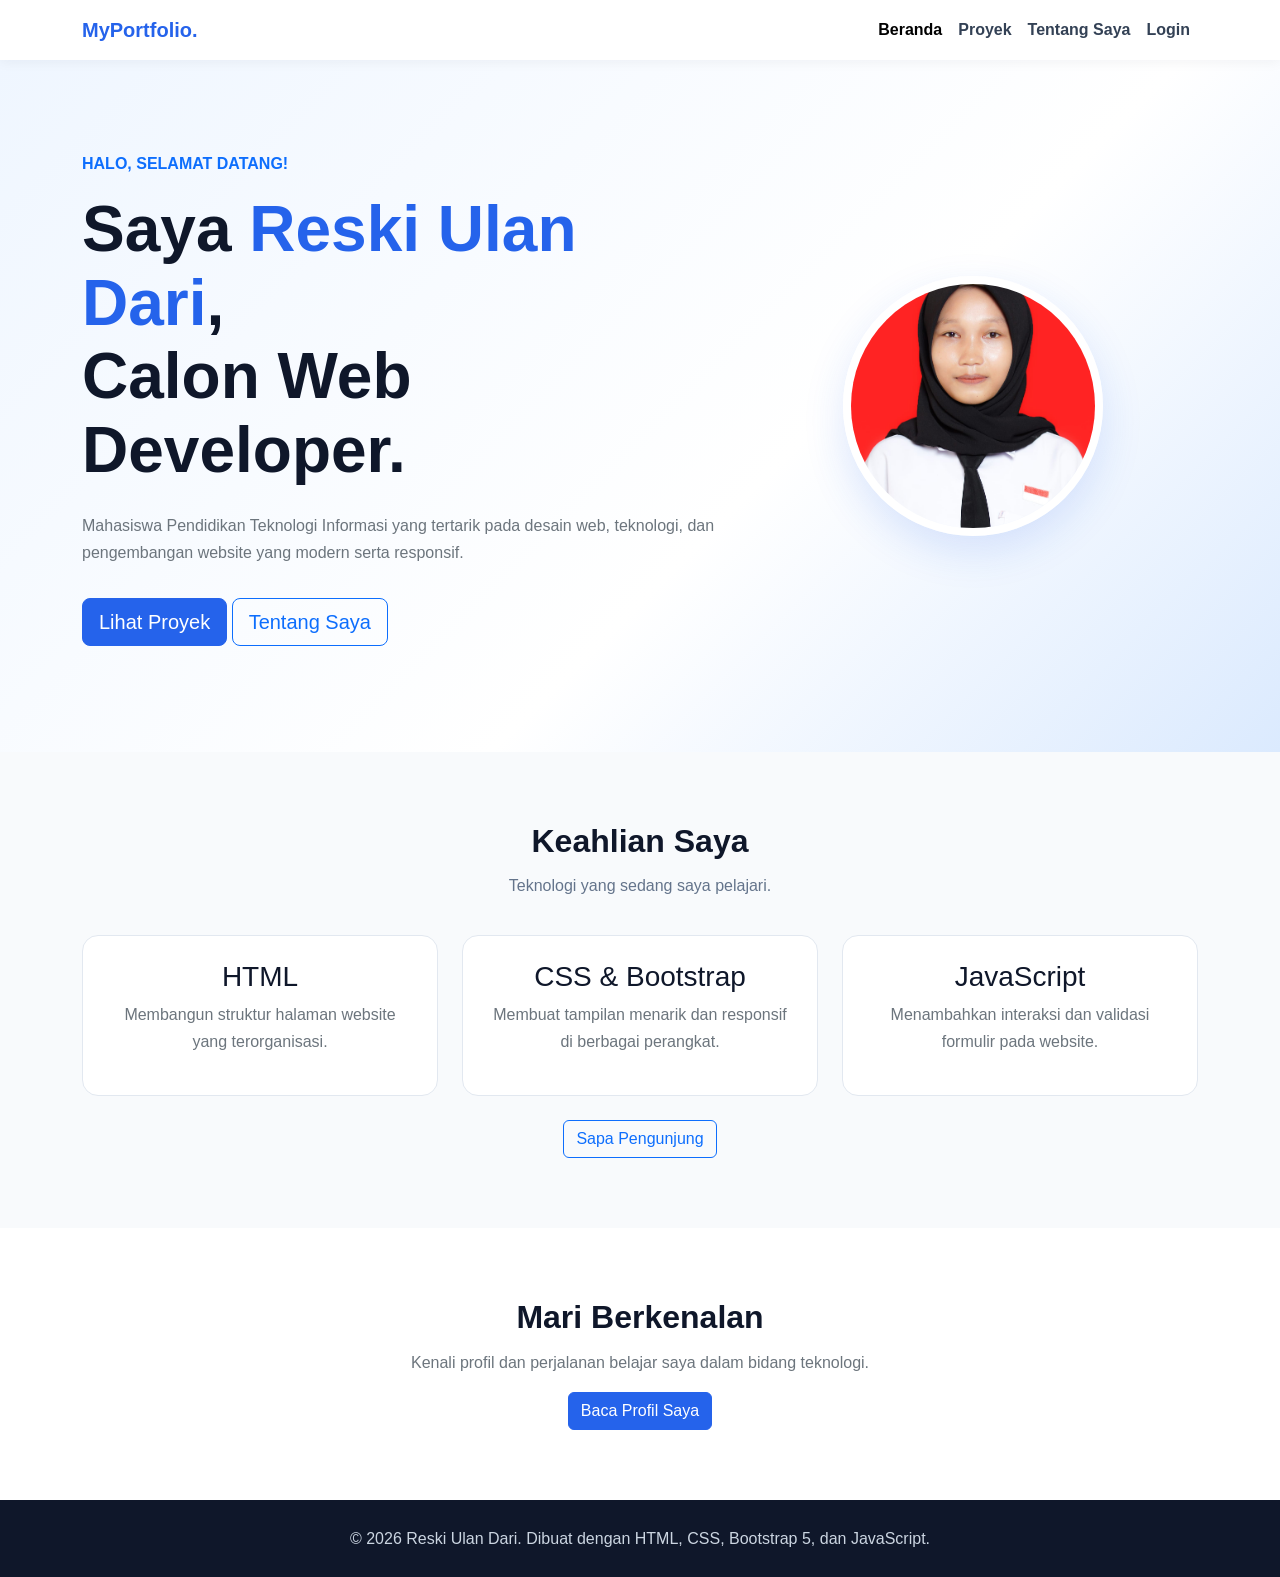
<file: Index.html>
<!DOCTYPE html>
<html lang="id">
<head>
  <meta charset="UTF-8">
  <meta name="viewport" content="width=device-width, initial-scale=1">
  <title>Beranda | Portofolio Pribadi</title>
  <link href="https://cdn.jsdelivr.net/npm/bootstrap@5.3.3/dist/css/bootstrap.min.css" rel="stylesheet">
  <link rel="stylesheet" href="Style/Style.css">
</head>
<body>

<nav class="navbar navbar-expand-lg sticky-top">
  <div class="container">
    <a class="navbar-brand" href="Index.html">MyPortfolio.</a>
    <button class="navbar-toggler" data-bs-toggle="collapse" data-bs-target="#menu" aria-label="Buka navigasi">
      <span class="navbar-toggler-icon"></span>
    </button>
    <div class="collapse navbar-collapse" id="menu">
      <ul class="navbar-nav ms-auto">
        <li class="nav-item"><a class="nav-link active" href="Index.html">Beranda</a></li>
        <li class="nav-item"><a class="nav-link" href="Portofolio.html">Proyek</a></li>
        <li class="nav-item"><a class="nav-link" href="About.html">Tentang Saya</a></li>
        <li class="nav-item"><a class="nav-link" href="Login.html">Login</a></li>
      </ul>
    </div>
  </div>
</nav>

<header class="hero">
  <div class="container">
    <div class="row align-items-center">
      <div class="col-md-7">
        <p class="text-primary fw-bold">HALO, SELAMAT DATANG!</p>
        <h1>Saya <span>Reski Ulan Dari</span>,<br>Calon Web Developer.</h1>
        <p class="text-secondary mt-4">
          Mahasiswa Pendidikan Teknologi Informasi yang tertarik
          pada desain web, teknologi, dan pengembangan website
          yang modern serta responsif.
        </p>
        <a href="Portofolio.html" class="btn btn-primary btn-lg mt-3">Lihat Proyek</a>
        <a href="About.html" class="btn btn-outline-primary btn-lg mt-3">Tentang Saya</a>
        <div id="greetMessage" class="text-primary mt-3" aria-live="polite"></div>
      </div>
      <div class="col-md-5 text-center">
        <img
          src="Reski.jpeg"
          class="profile-img"
          alt="Foto profil pemilik portofolio">
      </div>
    </div>
  </div>
</header>

<section class="section">
  <div class="container">
    <div class="text-center">
      <h2 class="section-title">Keahlian Saya</h2>
      <p class="section-subtitle">Teknologi yang sedang saya pelajari.</p>
    </div>
    <div class="row g-4">
      <div class="col-md-4">
        <div class="custom-card text-center">
          <h3>HTML</h3>
          <p class="text-secondary">Membangun struktur halaman website yang terorganisasi.</p>
        </div>
      </div>
      <div class="col-md-4">
        <div class="custom-card text-center">
          <h3>CSS & Bootstrap</h3>
          <p class="text-secondary">Membuat tampilan menarik dan responsif di berbagai perangkat.</p>
        </div>
      </div>
      <div class="col-md-4">
        <div class="custom-card text-center">
          <h3>JavaScript</h3>
          <p class="text-secondary">Menambahkan interaksi dan validasi formulir pada website.</p>
        </div>
      </div>
    </div>
    <div class="text-center mt-4">
      <button id="greetButton" class="btn btn-outline-primary">Sapa Pengunjung</button>
    </div>
  </div>
</section>

<section class="section bg-white">
  <div class="container text-center">
    <h2 class="section-title">Mari Berkenalan</h2>
    <p class="text-secondary">Kenali profil dan perjalanan belajar saya dalam bidang teknologi.</p>
    <a href="About.html" class="btn btn-primary">Baca Profil Saya</a>
  </div>
</section>

<footer>
  <div class="container">
    <p>&copy; <span class="current-year"></span> Reski Ulan Dari. Dibuat dengan HTML, CSS, Bootstrap 5, dan JavaScript.</p>
  </div>
</footer>

<script src="https://cdn.jsdelivr.net/npm/bootstrap@5.3.3/dist/js/bootstrap.bundle.min.js"></script>
<script src="Sript.js/Script.js"></script>
</body>
</html>
</file>
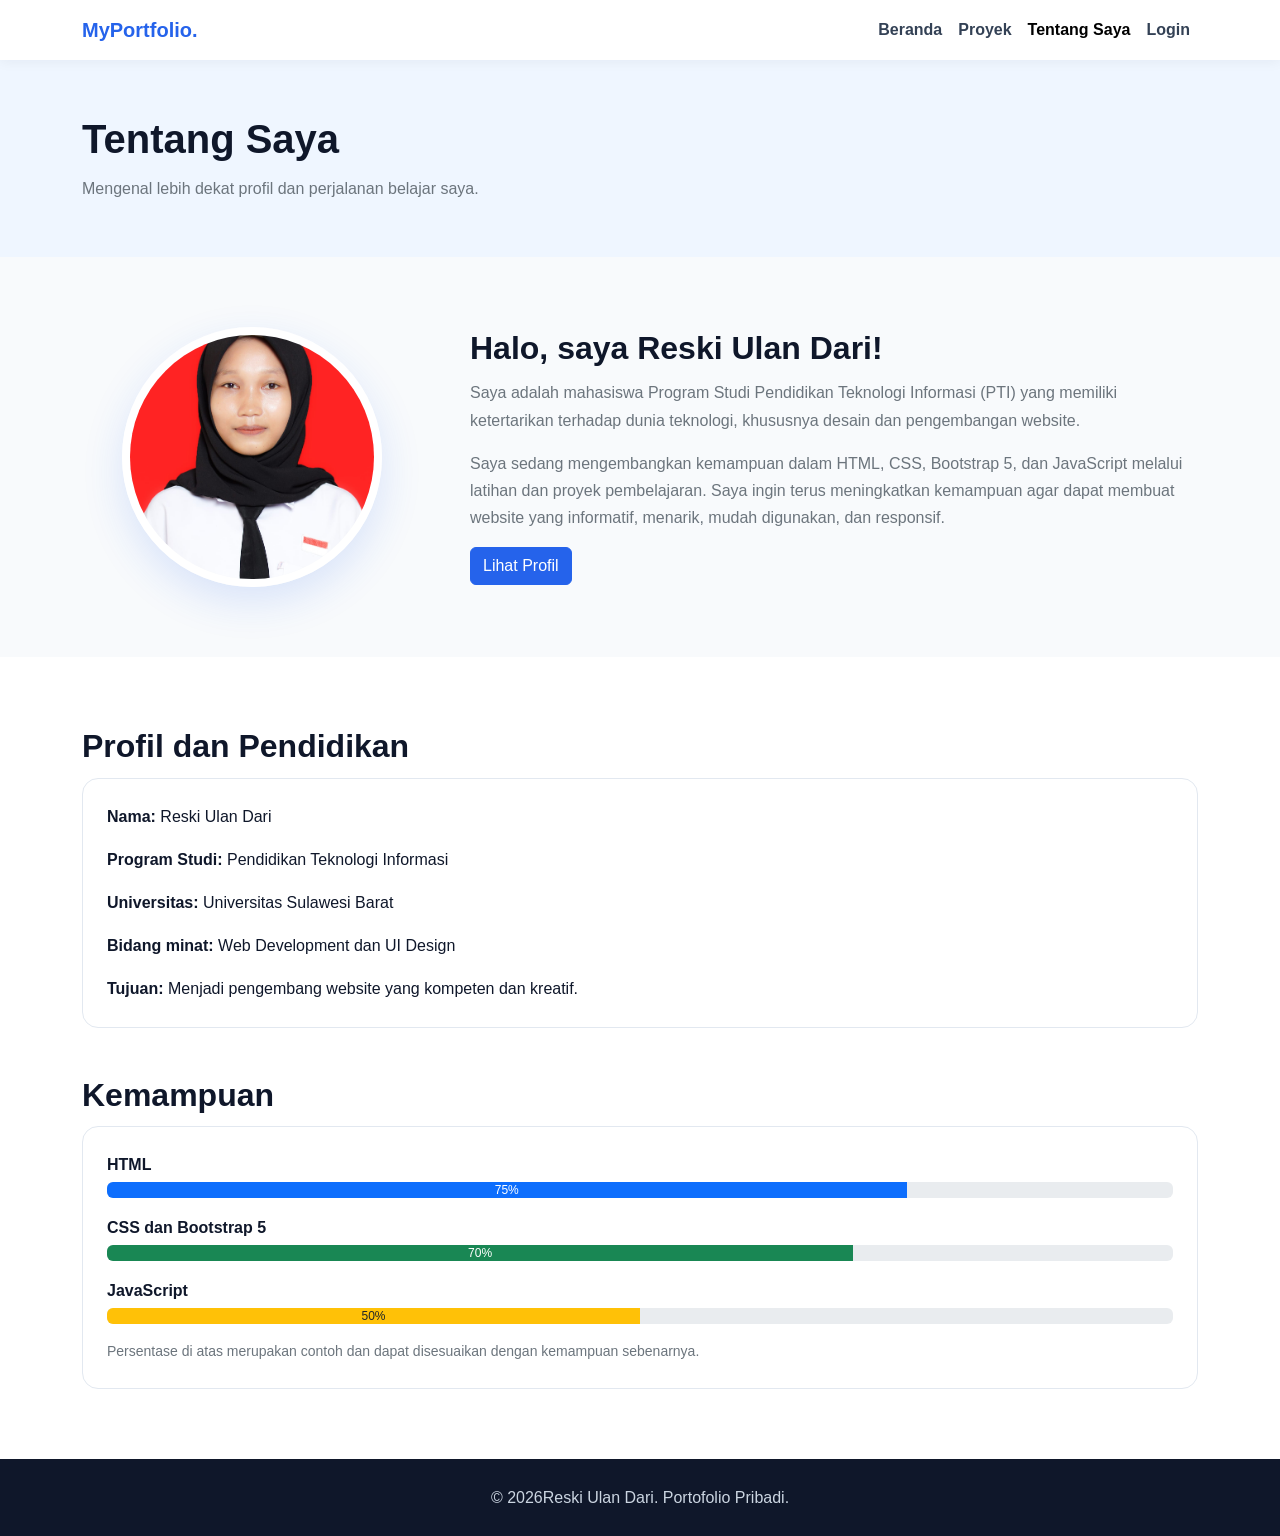
<file: About.html>
<!DOCTYPE html>
<html lang="id">
<head>
  <meta charset="UTF-8">
  <meta name="viewport" content="width=device-width, initial-scale=1">
  <title>Tentang Saya | Portofolio Pribadi</title>
  <link href="https://cdn.jsdelivr.net/npm/bootstrap@5.3.3/dist/css/bootstrap.min.css" rel="stylesheet">
  <link rel="stylesheet" href="Style/Style.css">
</head>
<body>

<nav class="navbar navbar-expand-lg sticky-top">
  <div class="container">
    <a class="navbar-brand" href="Index.html">MyPortfolio.</a>
    <button class="navbar-toggler" data-bs-toggle="collapse" data-bs-target="#menu" aria-label="Buka navigasi">
      <span class="navbar-toggler-icon"></span>
    </button>
    <div class="collapse navbar-collapse" id="menu">
      <ul class="navbar-nav ms-auto">
        <li class="nav-item"><a class="nav-link" href="Index.html">Beranda</a></li>
        <li class="nav-item"><a class="nav-link" href="Portofolio.html">Proyek</a></li>
        <li class="nav-item"><a class="nav-link active" href="About.html">Tentang Saya</a></li>
        <li class="nav-item"><a class="nav-link" href="Login.html">Login</a></li>
      </ul>
    </div>
  </div>
</nav>

<header class="page-header">
  <div class="container">
    <h1 class="section-title">Tentang Saya</h1>
    <p class="text-secondary mb-0">Mengenal lebih dekat profil dan perjalanan belajar saya.</p>
  </div>
</header>

<section class="section">
  <div class="container">
    <div class="row align-items-center g-5">
      <div class="col-md-4 text-center">
        <img src="Reski.jpeg"
             class="profile-img" alt="Foto profil saya">
      </div>
      <div class="col-md-8">
        <h2 class="section-title">Halo, saya Reski Ulan Dari!</h2>
        <p class="text-secondary">
          Saya adalah mahasiswa Program Studi Pendidikan Teknologi
          Informasi (PTI) yang memiliki ketertarikan terhadap dunia
          teknologi, khususnya desain dan pengembangan website.
        </p>
        <p class="text-secondary">
          Saya sedang mengembangkan kemampuan dalam HTML, CSS,
          Bootstrap 5, dan JavaScript melalui latihan dan proyek
          pembelajaran. Saya ingin terus meningkatkan kemampuan
          agar dapat membuat website yang informatif, menarik,
          mudah digunakan, dan responsif.
        </p>
        <a href="Portofolio.html" class="btn btn-primary">Lihat Profil</a>
      </div>
    </div>
  </div>
</section>

<section class="section bg-white">
  <div class="container">
    <h2 class="section-title">Profil dan Pendidikan</h2>
    <div class="custom-card">
      <p><strong>Nama:</strong> Reski Ulan Dari</p>
      <p><strong>Program Studi:</strong> Pendidikan Teknologi Informasi</p>
      <p><strong>Universitas:</strong> Universitas Sulawesi Barat</p>
      <p><strong>Bidang minat:</strong> Web Development dan UI Design</p>
      <p class="mb-0"><strong>Tujuan:</strong> Menjadi pengembang website yang kompeten dan kreatif.</p>
    </div>

    <h2 class="section-title mt-5">Kemampuan</h2>
    <div class="custom-card">
      <p class="fw-bold mb-1">HTML</p>
      <div class="progress mb-3" role="progressbar" aria-label="Kemampuan HTML" aria-valuenow="75" aria-valuemin="0" aria-valuemax="100">
        <div class="progress-bar" style="width: 75%">75%</div>
      </div>

      <p class="fw-bold mb-1">CSS dan Bootstrap 5</p>
      <div class="progress mb-3" role="progressbar" aria-label="Kemampuan CSS dan Bootstrap" aria-valuenow="70" aria-valuemin="0" aria-valuemax="100">
        <div class="progress-bar bg-success" style="width: 70%">70%</div>
      </div>

      <p class="fw-bold mb-1">JavaScript</p>
      <div class="progress" role="progressbar" aria-label="Kemampuan JavaScript" aria-valuenow="50" aria-valuemin="0" aria-valuemax="100">
        <div class="progress-bar bg-warning text-dark" style="width: 50%">50%</div>
      </div>
      <small class="text-secondary d-block mt-3">Persentase di atas merupakan contoh dan dapat disesuaikan dengan kemampuan sebenarnya.</small>
    </div>
  </div>
</section>

<footer>
  <div class="container">
    <p>&copy; <span class="current-year"></span>Reski Ulan  Dari. Portofolio Pribadi.</p>
  </div>
</footer>

<script src="https://cdn.jsdelivr.net/npm/bootstrap@5.3.3/dist/js/bootstrap.bundle.min.js"></script>
<script src="Sript.js/Script.js"></script>
</body>
</html>
</file>
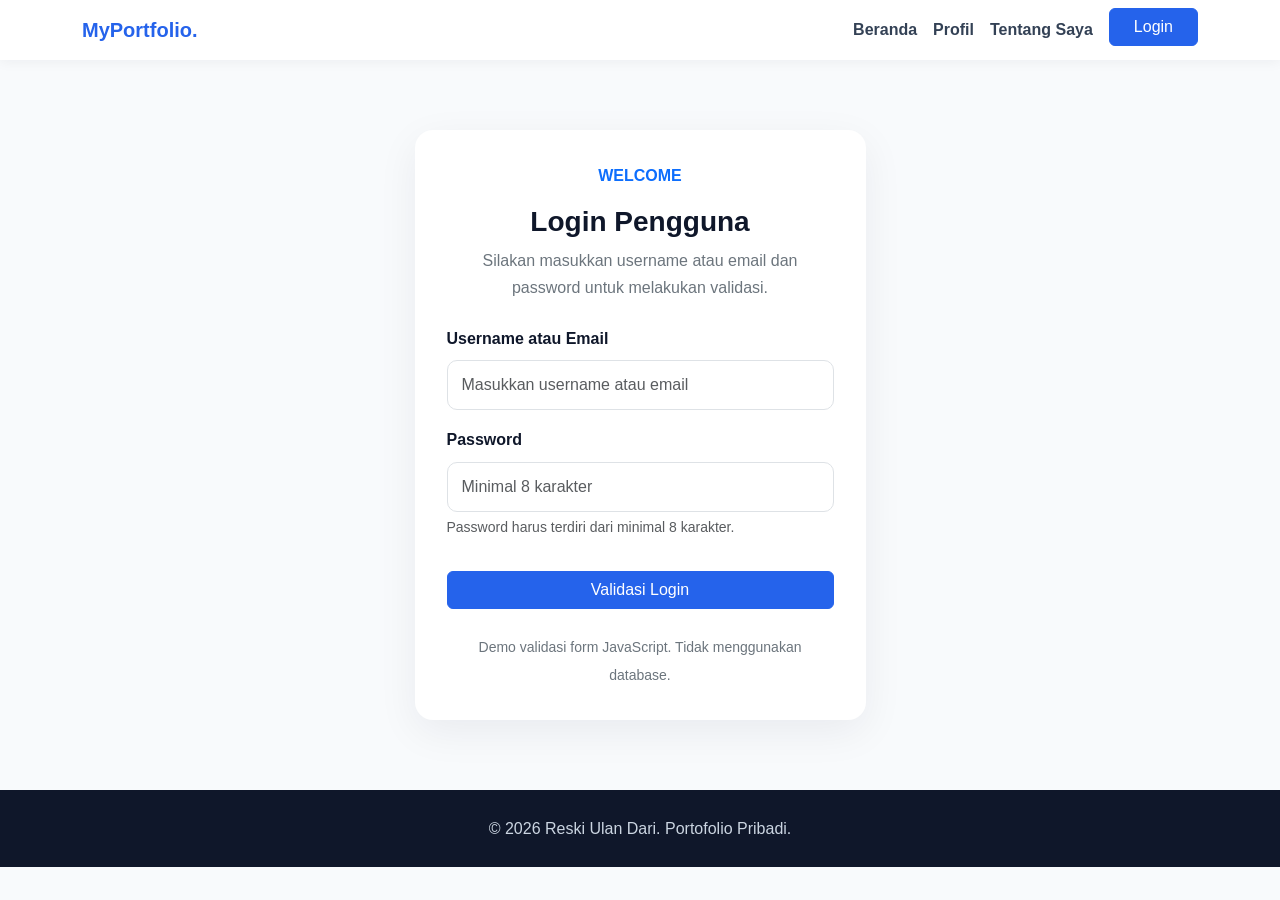
<file: Login.html>
<!DOCTYPE html>
<html lang="id">
<head>
  <meta charset="UTF-8">
  <meta name="viewport" content="width=device-width, initial-scale=1">

  <title>Login | Portofolio Reski Ulan Dari</title>

  <!-- Bootstrap 5 -->
  <link
    href="https://cdn.jsdelivr.net/npm/bootstrap@5.3.3/dist/css/bootstrap.min.css"
    rel="stylesheet"
  >

  <!-- CSS -->
  <link rel="stylesheet" href="Style/Style.css">
</head>

<body>

<!-- ================= NAVBAR ================= -->
<nav class="navbar navbar-expand-lg sticky-top">
  <div class="container">

    <a class="navbar-brand" href="Index.html">
      MyPortfolio.
    </a>

    <!-- Tombol menu HP -->
    <button
      class="navbar-toggler"
      type="button"
      data-bs-toggle="collapse"
      data-bs-target="#menu"
      aria-controls="menu"
      aria-expanded="false"
      aria-label="Buka navigasi"
    >
      <span class="navbar-toggler-icon"></span>
    </button>

    <!-- Menu -->
    <div class="collapse navbar-collapse" id="menu">

      <ul class="navbar-nav ms-auto">

        <li class="nav-item">
          <a class="nav-link" href="Index.html">
            Beranda
          </a>
        </li>

        <li class="nav-item">
          <a class="nav-link" href="Portofolio.html">
            Profil
          </a>
        </li>

        <li class="nav-item">
          <a class="nav-link" href="About.html">
            Tentang Saya
          </a>
        </li>

        <li class="nav-item ms-lg-2">
          <a class="btn btn-primary px-4" href="Login.html">
            Login
          </a>
        </li>

      </ul>

    </div>
  </div>
</nav>


<!-- ================= LOGIN ================= -->
<section class="section">

  <div class="container">

    <div class="row justify-content-center">

      <div class="col-md-6 col-lg-5">

        <div class="login-card">

          <!-- Judul -->
          <div class="text-center mb-4">

            <p class="text-primary fw-bold">
              WELCOME
            </p>

            <h1 class="h3 fw-bold">
              Login Pengguna
            </h1>

            <p class="text-secondary">
              Silakan masukkan username atau email
              dan password untuk melakukan validasi.
            </p>

          </div>


          <!-- Pesan -->
          <div
            id="loginMessage"
            class="alert d-none"
            role="alert"
            aria-live="polite">
          </div>


          <!-- FORM LOGIN -->
          <form id="loginForm" novalidate>

            <!-- Username -->
            <div class="mb-3">

              <label
                for="username"
                class="form-label fw-semibold">
                Username atau Email
              </label>

              <input
                type="text"
                class="form-control"
                id="username"
                name="username"
                placeholder="Masukkan username atau email"
                autocomplete="username"
              >

              <div
                id="usernameError"
                class="text-danger small mt-1">
              </div>

            </div>


            <!-- Password -->
            <div class="mb-3">

              <label
                for="password"
                class="form-label fw-semibold">
                Password
              </label>

              <input
                type="password"
                class="form-control"
                id="password"
                name="password"
                placeholder="Minimal 8 karakter"
                autocomplete="current-password"
              >

              <div
                id="passwordError"
                class="text-danger small mt-1">
              </div>

              <div class="form-text">
                Password harus terdiri dari minimal 8 karakter.
              </div>

            </div>


            <!-- Tombol -->
            <button
              type="submit"
              class="btn btn-primary w-100 mt-3">

              Validasi Login

            </button>

          </form>


          <!-- Keterangan -->
          <div class="text-center mt-4">

            <small class="text-secondary">
              Demo validasi form JavaScript.
              Tidak menggunakan database.
            </small>

          </div>

        </div>

      </div>

    </div>

  </div>

</section>


<!-- ================= FOOTER ================= -->
<footer>

  <div class="container">

    <p>
      &copy;
      <span class="current-year"></span>
      Reski Ulan Dari.
      Portofolio Pribadi.
    </p>

  </div>

</footer>


<!-- Bootstrap JavaScript -->
<script
  src="https://cdn.jsdelivr.net/npm/bootstrap@5.3.3/dist/js/bootstrap.bundle.min.js">
</script>

<!-- JavaScript milik sendiri -->
<script src="Sript.js/Script.js"></script>

</body>
</html>
</file>
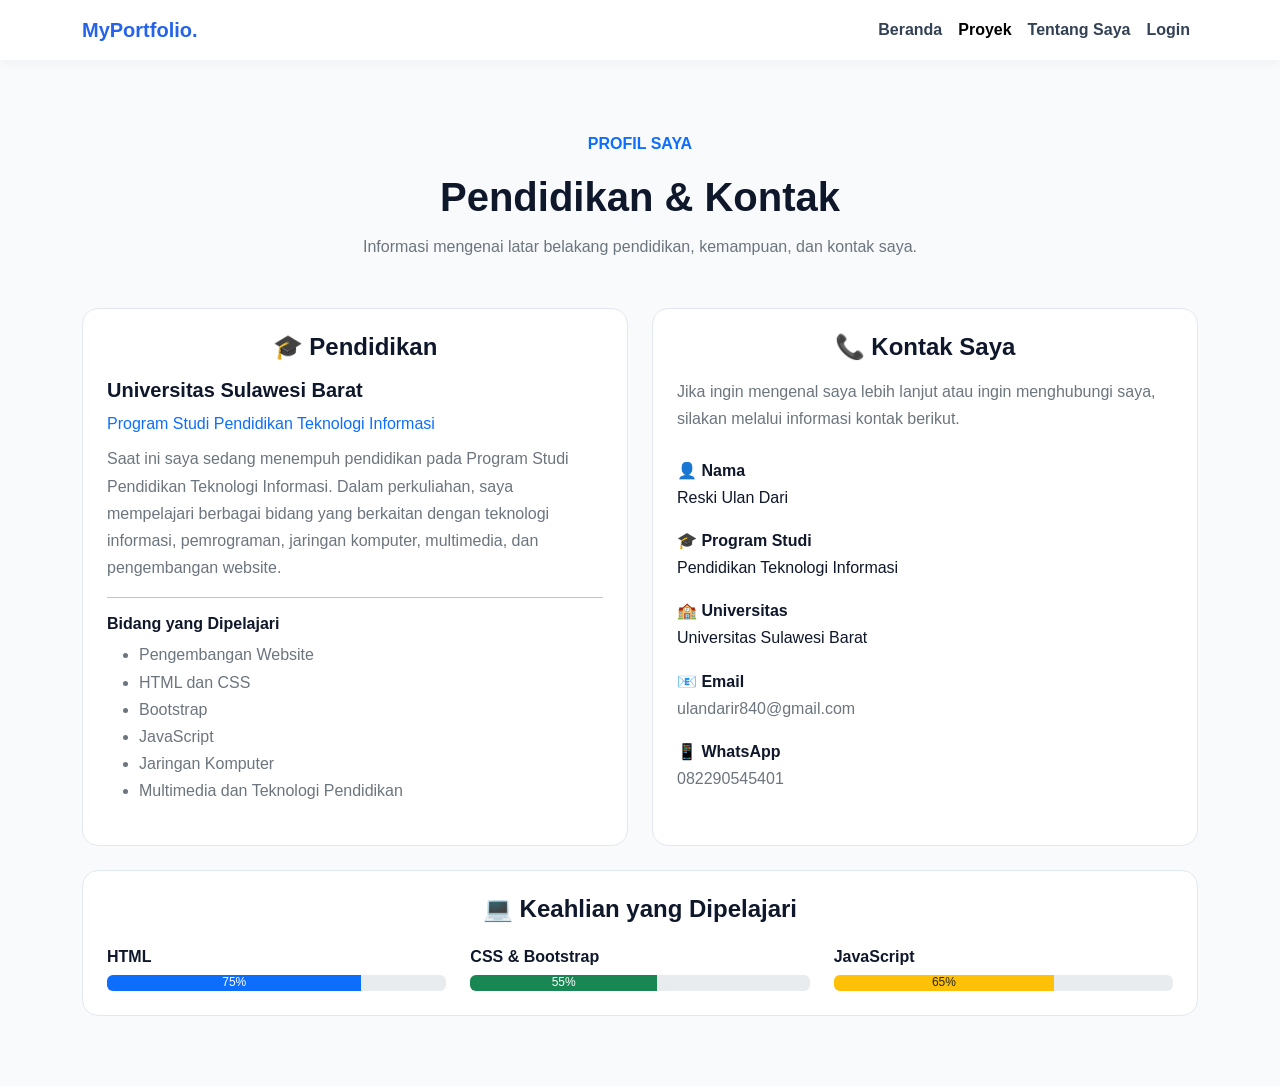
<file: Portofolio.html>
<!DOCTYPE html>
<html lang="id">
<head>
  <meta charset="UTF-8">
  <meta name="viewport" content="width=device-width, initial-scale=1">
  <title>Proyek | Portofolio Pribadi</title>
  <link href="https://cdn.jsdelivr.net/npm/bootstrap@5.3.3/dist/css/bootstrap.min.css" rel="stylesheet">
  <link rel="stylesheet" href="Style/Style.css">
</head>
<body>

<nav class="navbar navbar-expand-lg sticky-top">
  <div class="container">
    <a class="navbar-brand" href="Index.html">MyPortfolio.</a>
    <button class="navbar-toggler" data-bs-toggle="collapse" data-bs-target="#menu" aria-label="Buka navigasi">
      <span class="navbar-toggler-icon"></span>
    </button>
    <div class="collapse navbar-collapse" id="menu">
      <ul class="navbar-nav ms-auto">
        <li class="nav-item"><a class="nav-link" href="Index.html">Beranda</a></li>
        <li class="nav-item"><a class="nav-link active" href="Portofolio.html">Proyek</a></li>
        <li class="nav-item"><a class="nav-link" href="About.html">Tentang Saya</a></li>
        <li class="nav-item"><a class="nav-link" href="Login.html">Login</a></li>
      </ul>
    </div>
  </div>
</nav>

<section class="section">
  <div class="container">
    <div class="text-center mb-5">
      <p class="text-primary fw-bold">PROFIL SAYA</p>
      <h1 class="section-title">Pendidikan & Kontak</h1>
      <p class="text-secondary">
        Informasi mengenai latar belakang pendidikan, kemampuan,
        dan kontak saya.
      </p>
    </div>

    <div class="row g-4">

      <!-- Pendidikan -->
      <div class="col-md-6">
        <div class="custom-card h-100">
          <div class="text-center mb-3">
            <h2 class="h4 fw-bold">🎓 Pendidikan</h2>
          </div>

          <h3 class="h5 fw-bold">Universitas Sulawesi Barat</h3>
          <p class="text-primary mb-2">
            Program Studi Pendidikan Teknologi Informasi
          </p>
          <p class="text-secondary">
            Saat ini saya sedang menempuh pendidikan pada Program Studi
            Pendidikan Teknologi Informasi. Dalam perkuliahan, saya
            mempelajari berbagai bidang yang berkaitan dengan teknologi
            informasi, pemrograman, jaringan komputer, multimedia,
            dan pengembangan website.
          </p>

          <hr>

          <h3 class="h6 fw-bold">Bidang yang Dipelajari</h3>
          <ul class="text-secondary">
            <li>Pengembangan Website</li>
            <li>HTML dan CSS</li>
            <li>Bootstrap</li>
            <li>JavaScript</li>
            <li>Jaringan Komputer</li>
            <li>Multimedia dan Teknologi Pendidikan</li>
          </ul>
        </div>
      </div>

      <!-- Kontak -->
      <div class="col-md-6">
        <div class="custom-card h-100">
          <div class="text-center mb-3">
            <h2 class="h4 fw-bold">📞 Kontak Saya</h2>
          </div>

          <p class="text-secondary">
            Jika ingin mengenal saya lebih lanjut atau ingin
            menghubungi saya, silakan melalui informasi kontak
            berikut.
          </p>

          <div class="mt-4">
            <p>
              <strong>👤 Nama</strong><br>
              Reski Ulan Dari
            </p>

            <p>
              <strong>🎓 Program Studi</strong><br>
              Pendidikan Teknologi Informasi
            </p>

            <p>
              <strong>🏫 Universitas</strong><br>
              Universitas Sulawesi Barat
            </p>

            <p>
              <strong>📧 Email</strong><br>
              <span class="text-secondary">
                ulandarir840@gmail.com
              </span>
            </p>

            <p>
              <strong>📱 WhatsApp</strong><br>
              <span class="text-secondary">
                082290545401
              </span>
            </p>
          </div>
        </div>
      </div>

      <!-- Keahlian -->
      <div class="col-12">
        <div class="custom-card">
          <h2 class="h4 fw-bold text-center mb-4">💻 Keahlian yang Dipelajari</h2>

          <div class="row g-4">

            <div class="col-md-4">
              <h3 class="h6 fw-bold">HTML</h3>
              <div class="progress">
                <div class="progress-bar" style="width: 75%">75%</div>
              </div>
            </div>

            <div class="col-md-4">
              <h3 class="h6 fw-bold">CSS & Bootstrap</h3>
              <div class="progress">
                <div class="progress-bar bg-success" style="width: 55%">55%</div>
              </div>
            </div>

            <div class="col-md-4">
              <h3 class="h6 fw-bold">JavaScript</h3>
              <div class="progress">
                <div class="progress-bar bg-warning text-dark" style="width: 65%">65%</div>
              </div>
            </div>

          </div>
        </div>
      </div>

    </div>
  </div>
</section>
</file>
<file: Style/Style.css>
:root {
  --primary: #2563eb;
  --dark: #0f172a;
  --muted: #64748b;
  --light: #f8fafc;
  --border: #e2e8f0;
}

body {
  font-family: Arial, sans-serif;
  background: var(--light);
  color: var(--dark);
  line-height: 1.7;
}

.navbar {
  background: #fff;
  box-shadow: 0 2px 12px #0f172a0d;
}

.navbar-brand {
  color: var(--primary);
  font-weight: 800;
}

.nav-link {
  font-weight: 600;
  color: #334155;
}

.nav-link:hover,
.nav-link.active {
  color: var(--primary);
}

.hero {
  padding: 90px 0;
  background: linear-gradient(135deg, #eff6ff, #fff 60%, #dbeafe);
}

.hero h1 {
  font-size: clamp(2.3rem, 5vw, 4rem);
  font-weight: 800;
  line-height: 1.15;
}

.hero h1 span {
  color: var(--primary);
}

.profile-img {
  width: 260px;
  height: 260px;
  object-fit: cover;
  border-radius: 50%;
  border: 8px solid white;
  box-shadow: 0 15px 40px #2563eb25;
}

.section {
  padding: 70px 0;
}

.section-title {
  font-weight: 800;
  margin-bottom: 12px;
}

.section-subtitle {
  color: var(--muted);
  margin-bottom: 35px;
}

.custom-card {
  height: 100%;
  border: 1px solid var(--border);
  border-radius: 16px;
  padding: 24px;
  background: white;
  transition: transform .2s, box-shadow .2s;
}

.custom-card:hover {
  transform: translateY(-5px);
  box-shadow: 0 15px 30px #0f172a10;
}

.project-img {
  width: 100%;
  height: 190px;
  object-fit: cover;
  border-radius: 12px;
  margin-bottom: 18px;
}

.skill-badge {
  display: inline-block;
  padding: 7px 13px;
  margin: 4px;
  border-radius: 30px;
  color: #1d4ed8;
  background: #dbeafe;
  font-size: .9rem;
}

.btn-primary {
  background: var(--primary);
  border-color: var(--primary);
}

.btn-primary:hover {
  background: #1d4ed8;
}

.page-header {
  padding: 55px 0;
  background: #eff6ff;
}

.form-control {
  padding: 12px 14px;
  border-radius: 10px;
}

.login-card {
  max-width: 460px;
  margin: 0 auto;
  background: white;
  padding: 32px;
  border-radius: 18px;
  box-shadow: 0 12px 40px #0f172a10;
}

footer {
  padding: 25px 0;
  background: var(--dark);
  color: #cbd5e1;
  text-align: center;
}

footer p {
  margin: 0;
}

@media (max-width: 767px) {
  .hero {
    padding: 55px 0;
    text-align: center;
  }

  .profile-img {
    width: 200px;
    height: 200px;
    margin-top: 30px;
  }

  .section {
    padding: 48px 0;
  }
}
</file>
